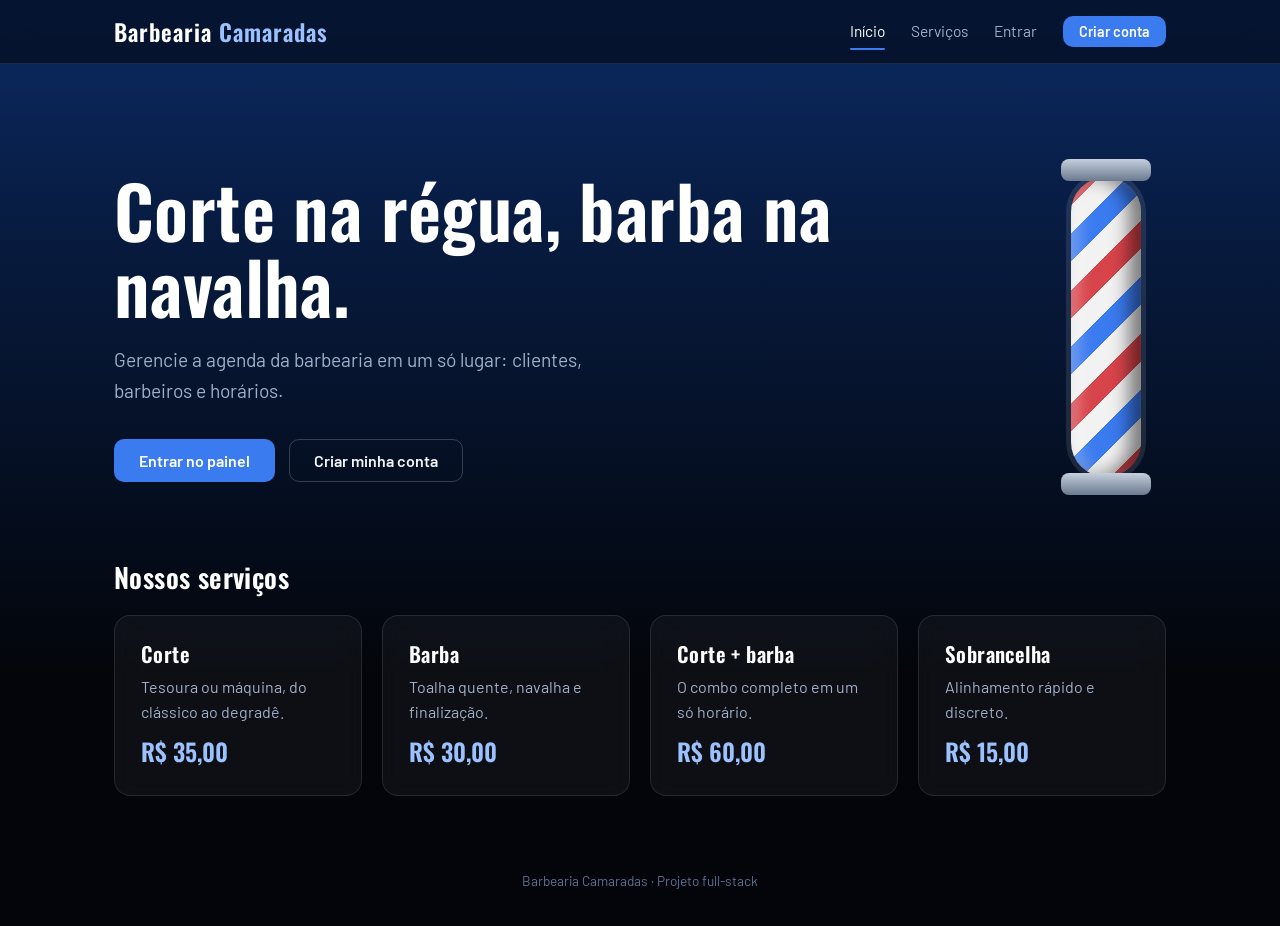
<file: index.html>
<!DOCTYPE html>
<html lang="pt-BR">
<head>
<meta charset="UTF-8">
<meta name="viewport" content="width=device-width, initial-scale=1">
<link rel="preconnect" href="https://fonts.googleapis.com">
<link href="https://fonts.googleapis.com/css2?family=Barlow:wght@400;600&family=Oswald:wght@500;600&display=swap" rel="stylesheet">
<link rel="stylesheet" href="style.css">
<script src="script.js" defer></script>
<title>Barbearia Camaradas | Início</title>
</head>
<body>
<header class="topo">
  <div class="topo-conteudo">
    <a class="marca" href="index.html">Barbearia <span>Camaradas</span></a>
    <nav aria-label="Principal">
      <a href="index.html">Início</a>
      <a href="#servicos">Serviços</a>
      <a href="login.html">Entrar</a>
      <a href="cadastro.html" class="btn btn-principal btn-pequeno">Criar conta</a>
    </nav>
  </div>
</header>

<main>
  <section class="hero">
    <div class="poste" aria-hidden="true"></div>
    <h1>Corte na régua, barba na navalha.</h1>
    <p>Gerencie a agenda da barbearia em um só lugar: clientes, barbeiros e horários.</p>
    <div class="hero-botoes">
      <a href="login.html" class="btn btn-principal">Entrar no painel</a>
      <a href="cadastro.html" class="btn btn-contorno">Criar minha conta</a>
    </div>
  </section>

  <section id="servicos">
    <h2 class="titulo-secao">Nossos serviços</h2>
    <div class="grade-servicos">
      <div class="caixa servico"><h3>Corte</h3><p>Tesoura ou máquina, do clássico ao degradê.</p><span class="preco">R$ 35,00</span></div>
      <div class="caixa servico"><h3>Barba</h3><p>Toalha quente, navalha e finalização.</p><span class="preco">R$ 30,00</span></div>
      <div class="caixa servico"><h3>Corte + barba</h3><p>O combo completo em um só horário.</p><span class="preco">R$ 60,00</span></div>
      <div class="caixa servico"><h3>Sobrancelha</h3><p>Alinhamento rápido e discreto.</p><span class="preco">R$ 15,00</span></div>
    </div>
  </section>
</main>

<footer class="rodape">Barbearia Camaradas · Projeto full-stack</footer>
</body>
</html>
</file>
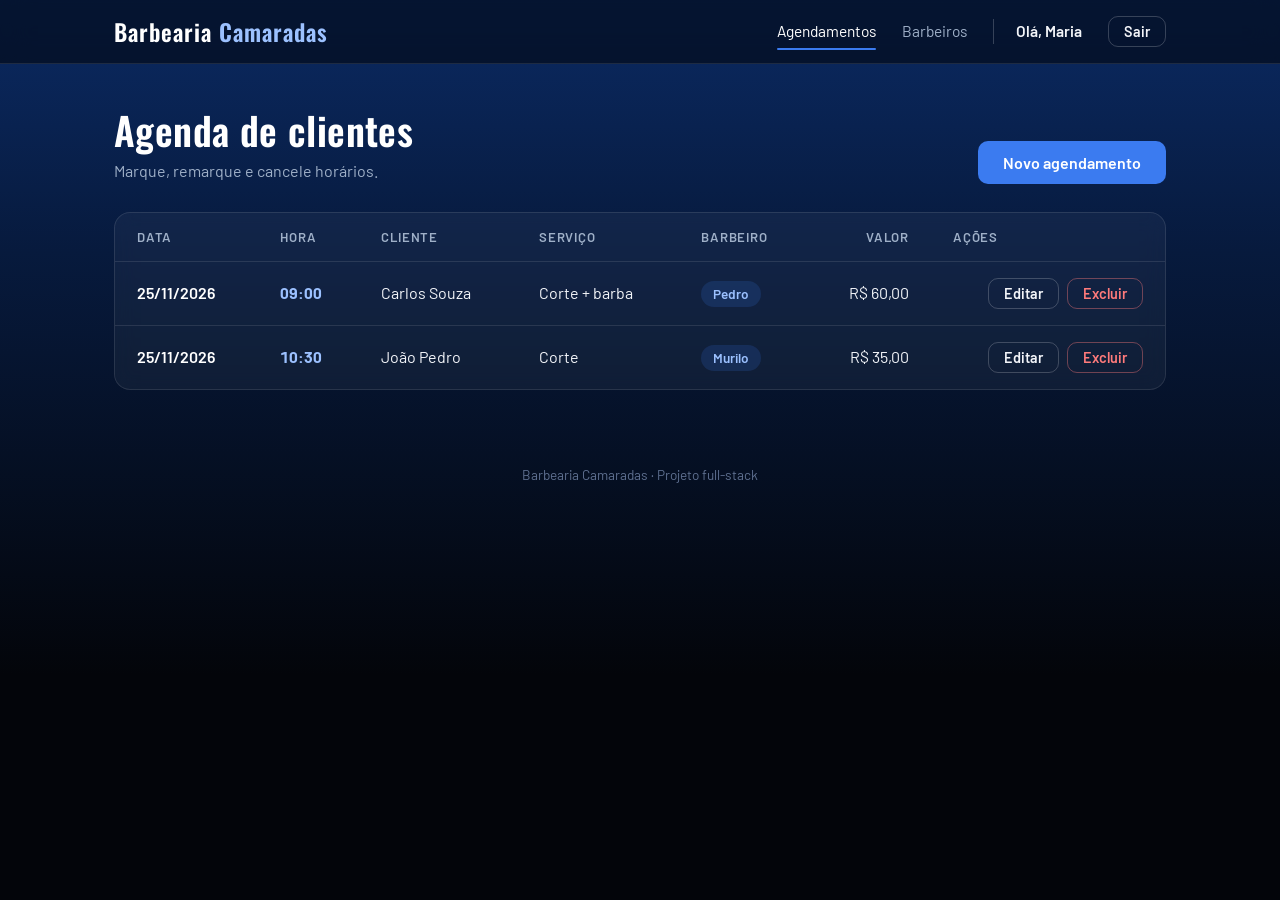
<file: agenda.html>
<!DOCTYPE html>
<html lang="pt-BR">
<head>
<meta charset="UTF-8">
<meta name="viewport" content="width=device-width, initial-scale=1">
<link rel="preconnect" href="https://fonts.googleapis.com">
<link href="https://fonts.googleapis.com/css2?family=Barlow:wght@400;600&family=Oswald:wght@500;600&display=swap" rel="stylesheet">
<link rel="stylesheet" href="style.css">
<script src="script.js" defer></script>
<title>Agendamentos | Barbearia Camaradas</title>
</head>
<body>
<header class="topo">
  <div class="topo-conteudo">
    <a class="marca" href="agenda.html">Barbearia <span>Camaradas</span></a>
    <nav aria-label="Principal">
      <a href="agenda.html">Agendamentos</a>
      <a href="barbeiros.html">Barbeiros</a>
      <span class="usuario">Olá, Maria</span>
      <a href="index.html" class="btn btn-contorno btn-pequeno">Sair</a>
    </nav>
  </div>
</header>
<main>
  <div class="cabecalho-pagina">
    <div>
      <h1>Agenda de clientes</h1>
      <p>Marque, remarque e cancele horários.</p>
    </div>
    <a href="agendamento-form.html" class="btn btn-principal">Novo agendamento</a>
  </div>

<div class="caixa tabela-rolagem">
    <table data-vazio="Nenhum agendamento por enquanto. Clique em &quot;Novo agendamento&quot; pra marcar o primeiro.">
      <thead>
        <tr>
          <th>Data</th>
          <th>Hora</th>
          <th>Cliente</th>
          <th>Serviço</th>
          <th>Barbeiro</th>
          <th class="num">Valor</th>
          <th>Ações</th>
        </tr>
      </thead>
      <tbody>
        <tr>
          <td>25/11/2026</td>
          <td class="hora">09:00</td>
          <td>Carlos Souza</td>
          <td>Corte + barba</td>
          <td><span class="etiqueta">Pedro</span></td>
          <td class="num">R$ 60,00</td>
          <td>
            <div class="acoes">
              <a href="agendamento-form.html" class="btn btn-contorno btn-pequeno">Editar</a>
              <a href="#" class="btn btn-perigo btn-pequeno" data-nome="o agendamento de Carlos Souza (25/11 às 09:00)">Excluir</a>
            </div>
          </td>
        </tr>
        <tr>
          <td>25/11/2026</td>
          <td class="hora">10:30</td>
          <td>João Pedro</td>
          <td>Corte</td>
          <td><span class="etiqueta">Murilo</span></td>
          <td class="num">R$ 35,00</td>
          <td>
            <div class="acoes">
              <a href="agendamento-form.html" class="btn btn-contorno btn-pequeno">Editar</a>
              <a href="#" class="btn btn-perigo btn-pequeno" data-nome="o agendamento de João Pedro (25/11 às 10:30)">Excluir</a>
            </div>
          </td>
        </tr>
      </tbody>
    </table>
    </div>
</main>
<footer class="rodape">Barbearia Camaradas · Projeto full-stack</footer>
</body>
</html>
</file>
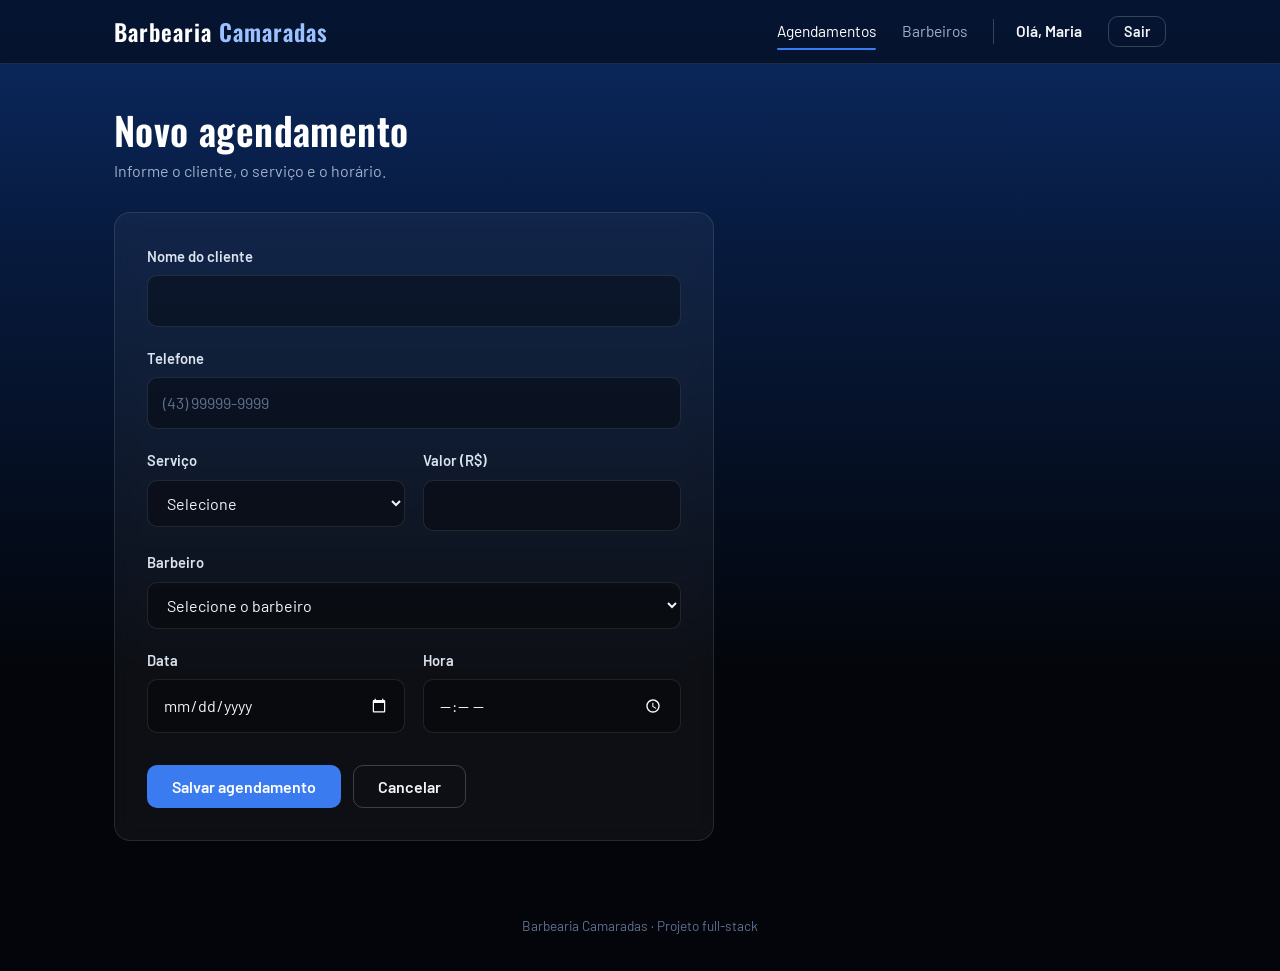
<file: agendamento-form.html>
<!DOCTYPE html>
<html lang="pt-BR">
<head>
<meta charset="UTF-8">
<meta name="viewport" content="width=device-width, initial-scale=1">
<link rel="preconnect" href="https://fonts.googleapis.com">
<link href="https://fonts.googleapis.com/css2?family=Barlow:wght@400;600&family=Oswald:wght@500;600&display=swap" rel="stylesheet">
<link rel="stylesheet" href="style.css">
<script src="script.js" defer></script>
<title>Agendamento | Barbearia Camaradas</title>
</head>
<body>
<header class="topo">
  <div class="topo-conteudo">
    <a class="marca" href="agenda.html">Barbearia <span>Camaradas</span></a>
    <nav aria-label="Principal">
      <a href="agenda.html">Agendamentos</a>
      <a href="barbeiros.html">Barbeiros</a>
      <span class="usuario">Olá, Maria</span>
      <a href="index.html" class="btn btn-contorno btn-pequeno">Sair</a>
    </nav>
  </div>
</header>
<main>
  <div class="cabecalho-pagina">
    <div>
      <h1>Novo agendamento</h1>
      <p>Informe o cliente, o serviço e o horário.</p>
    </div>
  </div>

  <div class="caixa form-caixa">
    <form action="agenda.html" method="get">
      <input type="hidden" name="id" value="">

      <div class="campo">
        <label for="cliente">Nome do cliente</label>
        <input type="text" id="cliente" name="cliente" required>
      </div>

      <div class="campo">
        <label for="telefone">Telefone</label>
        <input type="tel" id="telefone" name="telefone" placeholder="(43) 99999-9999" required>
      </div>

      <div class="linha-2">
        <div class="campo">
          <label for="servico">Serviço</label>
          <select id="servico" name="servico" required>
            <option value="">Selecione</option>
            <option>Corte</option>
            <option>Barba</option>
            <option>Corte + barba</option>
            <option>Sobrancelha</option>
          </select>
        </div>
        <div class="campo">
          <label for="valor">Valor (R$)</label>
          <input type="number" id="valor" name="valor" min="0" step="0.01" required>
        </div>
      </div>

      <div class="campo">
        <label for="barbeiro_id">Barbeiro</label>
        <select id="barbeiro_id" name="barbeiro_id" required>
          <option value="">Selecione o barbeiro</option>
          <option value="1">Murilo (degradê)</option>
          <option value="2">Bryan (social)</option>
          <option value="3">Pedro (barba e bigode)</option>
        </select>
      </div>

      <div class="linha-2">
        <div class="campo">
          <label for="data">Data</label>
          <input type="date" id="data" name="data" required>
        </div>
        <div class="campo">
          <label for="hora">Hora</label>
          <input type="time" id="hora" name="hora" required>
        </div>
      </div>

      <div class="form-botoes">
        <button type="submit" class="btn btn-principal">Salvar agendamento</button>
        <a href="agenda.html" class="btn btn-contorno">Cancelar</a>
      </div>
    </form>
  </div>
</main>
<footer class="rodape">Barbearia Camaradas · Projeto full-stack</footer>
</body>
</html>
</file>
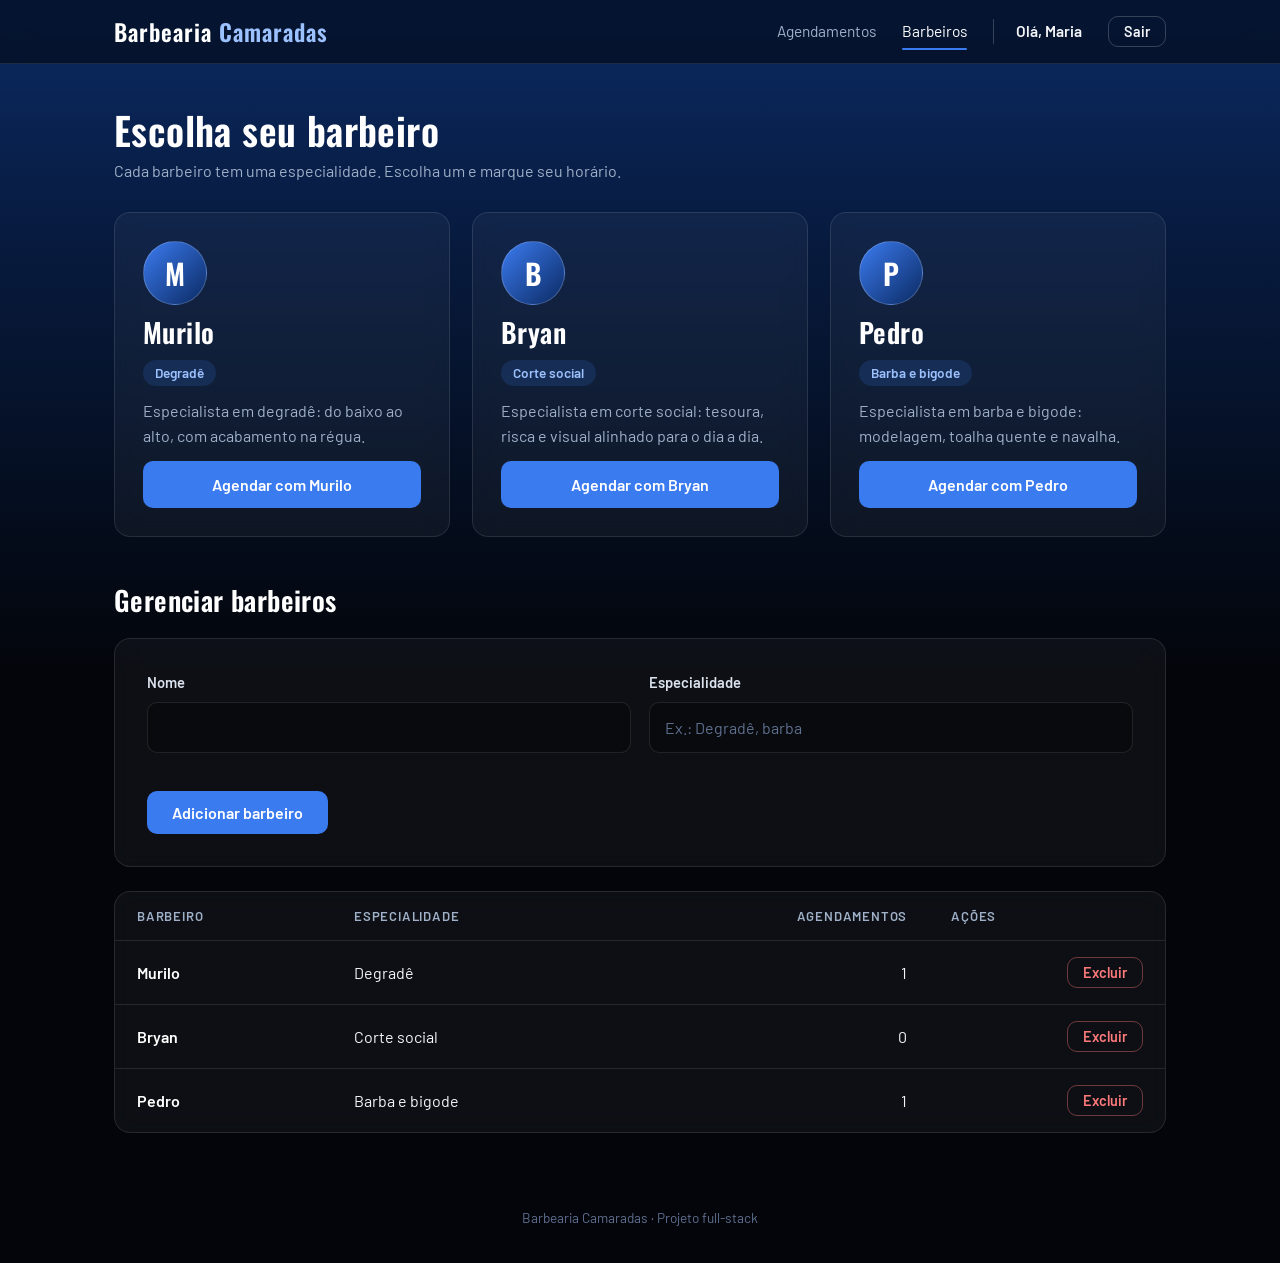
<file: barbeiros.html>
<!DOCTYPE html>
<html lang="pt-BR">
<head>
<meta charset="UTF-8">
<meta name="viewport" content="width=device-width, initial-scale=1">
<link rel="preconnect" href="https://fonts.googleapis.com">
<link href="https://fonts.googleapis.com/css2?family=Barlow:wght@400;600&family=Oswald:wght@500;600&display=swap" rel="stylesheet">
<link rel="stylesheet" href="style.css">
<script src="script.js" defer></script>
<title>Barbeiros | Barbearia Camaradas</title>
</head>
<body>
<header class="topo">
  <div class="topo-conteudo">
    <a class="marca" href="agenda.html">Barbearia <span>Camaradas</span></a>
    <nav aria-label="Principal">
      <a href="agenda.html">Agendamentos</a>
      <a href="barbeiros.html">Barbeiros</a>
      <span class="usuario">Olá, Maria</span>
      <a href="index.html" class="btn btn-contorno btn-pequeno">Sair</a>
    </nav>
  </div>
</header>
<main>
  <div class="cabecalho-pagina">
    <div>
      <h1>Escolha seu barbeiro</h1>
      <p>Cada barbeiro tem uma especialidade. Escolha um e marque seu horário.</p>
    </div>
  </div>

  <div class="grade-barbeiros">
    <article class="caixa barbeiro-card">
      <div class="avatar" aria-hidden="true">M</div>
      <h2>Murilo</h2>
      <span class="etiqueta">Degradê</span>
      <p>Especialista em degradê: do baixo ao alto, com acabamento na régua.</p>
      <a href="agendamento-form.html?barbeiro_id=1" class="btn btn-principal btn-bloco">Agendar com Murilo</a>
    </article>

    <article class="caixa barbeiro-card">
      <div class="avatar" aria-hidden="true">B</div>
      <h2>Bryan</h2>
      <span class="etiqueta">Corte social</span>
      <p>Especialista em corte social: tesoura, risca e visual alinhado para o dia a dia.</p>
      <a href="agendamento-form.html?barbeiro_id=2" class="btn btn-principal btn-bloco">Agendar com Bryan</a>
    </article>

    <article class="caixa barbeiro-card">
      <div class="avatar" aria-hidden="true">P</div>
      <h2>Pedro</h2>
      <span class="etiqueta">Barba e bigode</span>
      <p>Especialista em barba e bigode: modelagem, toalha quente e navalha.</p>
      <a href="agendamento-form.html?barbeiro_id=3" class="btn btn-principal btn-bloco">Agendar com Pedro</a>
    </article>
  </div>

  <h2 class="titulo-secao">Gerenciar barbeiros</h2>

  <div class="caixa form-caixa" style="margin-bottom:24px;max-width:none">
    <form action="barbeiros.html" method="get" class="linha-2">
      <div class="campo">
        <label for="nome_barbeiro">Nome</label>
        <input type="text" id="nome_barbeiro" name="nome" required>
      </div>
      <div class="campo">
        <label for="especialidade">Especialidade</label>
        <input type="text" id="especialidade" name="especialidade" placeholder="Ex.: Degradê, barba">
      </div>
      <div><button type="submit" class="btn btn-principal">Adicionar barbeiro</button></div>
    </form>
  </div>

  <div class="caixa tabela-rolagem">
    <table data-vazio="Nenhum barbeiro cadastrado ainda.">
      <thead><tr><th>Barbeiro</th><th>Especialidade</th><th class="num">Agendamentos</th><th>Ações</th></tr></thead>
      <tbody>
        <tr>
          <td>Murilo</td><td>Degradê</td><td class="num">1</td>
          <td><div class="acoes"><a href="#" class="btn btn-perigo btn-pequeno" data-nome="Murilo" data-agendamentos="1">Excluir</a></div></td>
        </tr>
        <tr>
          <td>Bryan</td><td>Corte social</td><td class="num">0</td>
          <td><div class="acoes"><a href="#" class="btn btn-perigo btn-pequeno" data-nome="Bryan" data-agendamentos="0">Excluir</a></div></td>
        </tr>
        <tr>
          <td>Pedro</td><td>Barba e bigode</td><td class="num">1</td>
          <td><div class="acoes"><a href="#" class="btn btn-perigo btn-pequeno" data-nome="Pedro" data-agendamentos="1">Excluir</a></div></td>
        </tr>
      </tbody>
    </table>
  </div>
</main>
<footer class="rodape">Barbearia Camaradas · Projeto full-stack</footer>
</body>
</html>
</file>
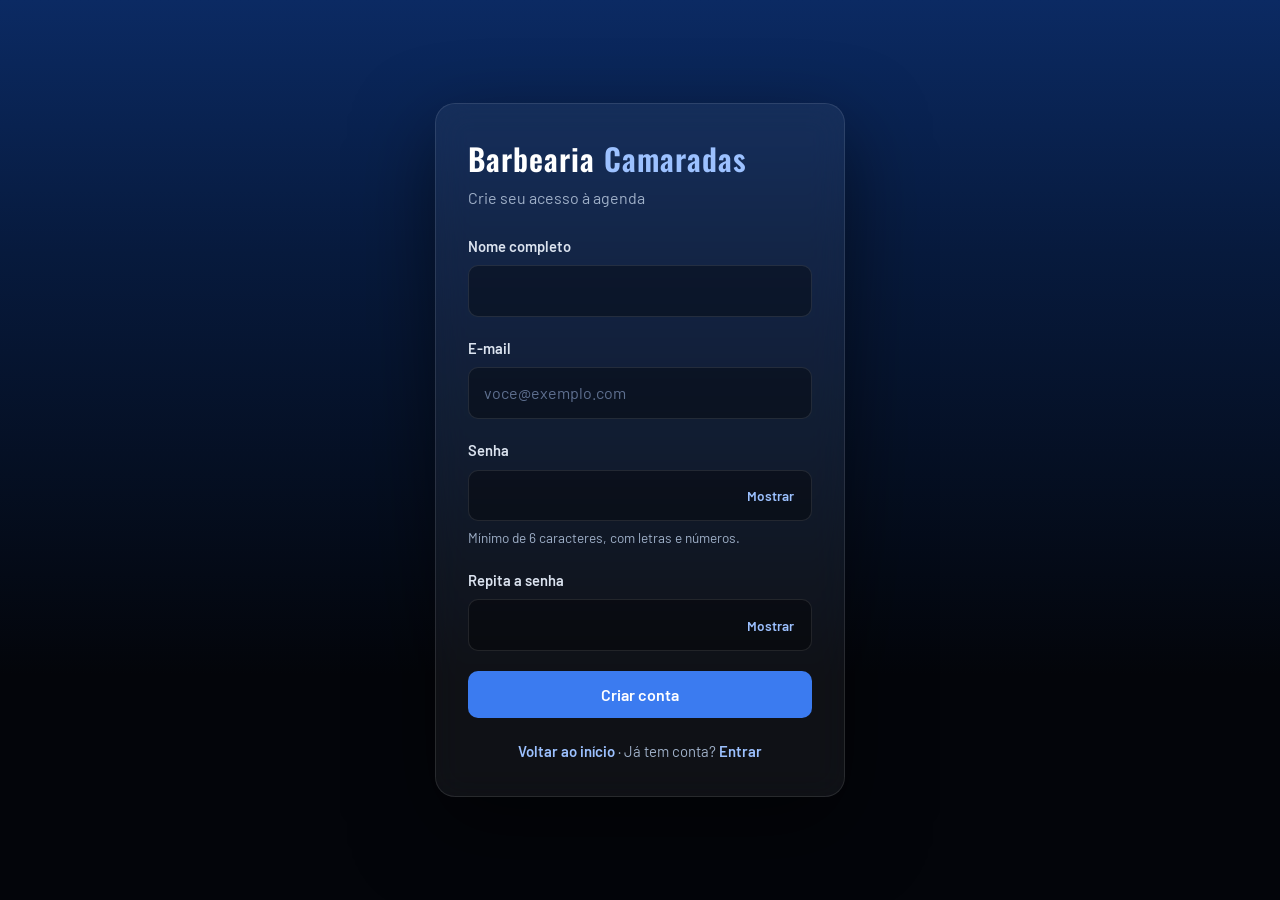
<file: cadastro.html>
<!DOCTYPE html>
<html lang="pt-BR">
<head>
<meta charset="UTF-8">
<meta name="viewport" content="width=device-width, initial-scale=1">
<link rel="preconnect" href="https://fonts.googleapis.com">
<link href="https://fonts.googleapis.com/css2?family=Barlow:wght@400;600&family=Oswald:wght@500;600&display=swap" rel="stylesheet">
<link rel="stylesheet" href="style.css">
<script src="script.js" defer></script>
<title>Criar conta | Barbearia Camaradas</title>
</head>
<body class="pagina-acesso">
  <div class="cartao-acesso">
    <header>
      <div class="marca">Barbearia <span>Camaradas</span></div>
      <p>Crie seu acesso à agenda</p>
    </header>
    <div class="corpo">

      <form action="login.html" method="get">
        <div class="campo">
          <label for="nome">Nome completo</label>
          <input type="text" id="nome" name="nome" required>
        </div>
        <div class="campo">
          <label for="email">E-mail</label>
          <input type="email" id="email" name="email" required autocomplete="email" placeholder="voce@exemplo.com">
        </div>
        <div class="campo">
          <label for="senha">Senha</label>
          <input type="password" id="senha" name="senha" minlength="6" required autocomplete="new-password">
          <p class="dica">Mínimo de 6 caracteres, com letras e números.</p>
        </div>
        <div class="campo">
          <label for="confirma">Repita a senha</label>
          <input type="password" id="confirma" name="confirma" minlength="6" required autocomplete="new-password">
        </div>
        <button type="submit" class="btn btn-principal btn-bloco">Criar conta</button>
      </form>
      <p class="rodape-acesso"><a href="index.html">Voltar ao início</a> · Já tem conta? <a href="login.html">Entrar</a></p>
    </div>
  </div>
</body>
</html>
</file>
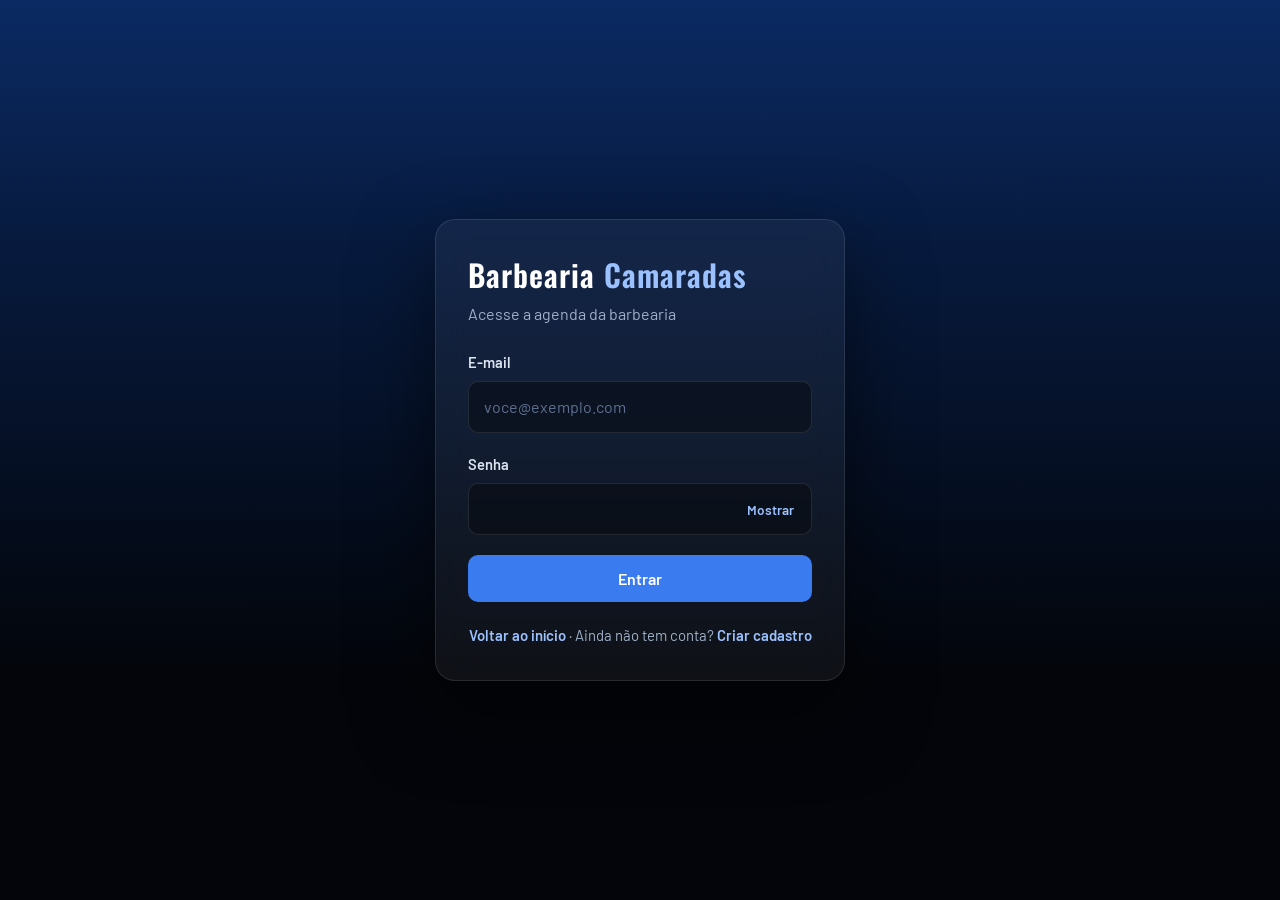
<file: login.html>
<!DOCTYPE html>
<html lang="pt-BR">
<head>
<meta charset="UTF-8">
<meta name="viewport" content="width=device-width, initial-scale=1">
<link rel="preconnect" href="https://fonts.googleapis.com">
<link href="https://fonts.googleapis.com/css2?family=Barlow:wght@400;600&family=Oswald:wght@500;600&display=swap" rel="stylesheet">
<link rel="stylesheet" href="style.css">
<script src="script.js" defer></script>
<title>Entrar | Barbearia Camaradas</title>
</head>
<body class="pagina-acesso">
  <div class="cartao-acesso">
    <header>
      <div class="marca">Barbearia <span>Camaradas</span></div>
      <p>Acesse a agenda da barbearia</p>
    </header>
    <div class="corpo">

      <form action="agenda.html" method="get">
        <div class="campo">
          <label for="email">E-mail</label>
          <input type="email" id="email" name="email" required autocomplete="email" placeholder="voce@exemplo.com">
        </div>
        <div class="campo">
          <label for="senha">Senha</label>
          <input type="password" id="senha" name="senha" required autocomplete="current-password">
        </div>
        <button type="submit" class="btn btn-principal btn-bloco">Entrar</button>
      </form>
      <p class="rodape-acesso"><a href="index.html">Voltar ao início</a> · Ainda não tem conta? <a href="cadastro.html">Criar cadastro</a></p>
    </div>
  </div>
</body>
</html>
</file>
<file: style.css>
:root{
  --preto:#03050a; --azul-fundo:#0b2a63;
  --vidro:rgba(255,255,255,.045); --vidro-2:rgba(255,255,255,.075);
  --linha:rgba(255,255,255,.10); --linha-forte:rgba(255,255,255,.2);
  --texto:#f3f5f9; --suave:#9fb0c8; --apagado:#5f7090;
  --azul:#3b7bf0; --azul-esc:#2a62cc; --azul-claro:#9cc1ff;
  --vermelho:#d8444b; --ok:#3fb27f; --erro:#ff7b7b;
  --raio:10px; --raio-g:16px;
  --titulo:'Oswald','Barlow Condensed',Impact,Arial,sans-serif;
  --corpo:'Barlow',system-ui,'Segoe UI',Arial,sans-serif;
}
*{box-sizing:border-box;margin:0}
html{color-scheme:dark;scroll-behavior:smooth}
body{font-family:var(--corpo);color:var(--texto);line-height:1.6;min-height:100vh;
  background:linear-gradient(180deg,var(--azul-fundo) 0%,#071a3d 28%,var(--preto) 75%) no-repeat,var(--preto);
  background-attachment:fixed}
h1,h2,h3{font-family:var(--titulo);font-weight:600;line-height:1.15;letter-spacing:.4px}
a{color:inherit}
::selection{background:var(--azul);color:#fff}
:focus-visible{outline:2px solid var(--azul-claro);outline-offset:3px;border-radius:4px}

/* Cabeçalho */
.topo{background:rgba(3,5,10,.55);backdrop-filter:blur(14px);position:sticky;top:0;z-index:20;border-bottom:1px solid var(--linha)}
.topo-conteudo{max-width:1100px;margin:auto;padding:14px 24px;display:flex;align-items:center;justify-content:space-between;gap:16px;flex-wrap:wrap}
.marca{font:600 1.45rem var(--titulo);text-decoration:none;letter-spacing:1px;color:#fff}
.marca span{color:var(--azul-claro)}
.topo nav{display:flex;align-items:center;gap:26px;font-size:.97rem}
.topo nav a:not(.btn){text-decoration:none;color:var(--suave);transition:color .2s}
.topo nav a:not(.btn):hover{color:#fff}
.usuario{color:var(--texto);font-weight:600;padding-left:22px;border-left:1px solid var(--linha-forte)}

/* Layout */
main{max-width:1100px;margin:44px auto 20px;padding:0 24px}
.cabecalho-pagina{display:flex;justify-content:space-between;align-items:flex-end;gap:16px;flex-wrap:wrap;margin-bottom:28px}
.cabecalho-pagina h1{font-size:2.4rem;color:#fff}
.cabecalho-pagina p{color:var(--suave);margin-top:6px}

/* Botões */
.btn{display:inline-block;padding:11px 24px;border:1px solid transparent;border-radius:var(--raio);font:600 1rem var(--corpo);cursor:pointer;text-decoration:none;text-align:center;transition:background .2s,border-color .2s,color .2s,transform .15s}
.btn:active{transform:translateY(1px)}
.btn-principal{background:var(--azul);color:#fff}
.btn-principal:hover{background:#5a92f5}
.btn-contorno{background:transparent;border-color:var(--linha-forte);color:var(--texto)}
.btn-contorno:hover{background:var(--vidro-2);border-color:var(--azul-claro)}
.btn-perigo{background:transparent;border-color:rgba(255,123,123,.4);color:var(--erro)}
.btn-perigo:hover{background:var(--erro);border-color:var(--erro);color:#1a0b0c}
.btn-pequeno{padding:6px 15px;font-size:.9rem}
.btn-bloco{width:100%;padding:13px}

/* Caixas e tabela */
.caixa{background:var(--vidro);border:1px solid var(--linha);border-radius:var(--raio-g);backdrop-filter:blur(10px)}
.tabela-rolagem{overflow-x:auto}
table{width:100%;border-collapse:collapse;min-width:700px}
th,td{padding:16px 22px;text-align:left;border-bottom:1px solid var(--linha)}
th{color:var(--suave);font:600 .82rem var(--corpo);letter-spacing:.8px;text-transform:uppercase}
td:first-child{font-weight:600;color:#fff}
tbody tr{transition:background .2s}
tbody tr:hover{background:var(--vidro)}
tbody tr:last-child td{border-bottom:0}
td.num,th.num{text-align:right}
.acoes{display:flex;gap:8px;justify-content:flex-end}
.etiqueta{display:inline-block;padding:2px 12px;border-radius:99px;background:rgba(59,123,240,.16);color:var(--azul-claro);font-size:.85rem;font-weight:600}
.hora{font-weight:700;color:var(--azul-claro);font-variant-numeric:tabular-nums}
.vazio{padding:48px;text-align:center;color:var(--suave)}

/* Formulários */
.form-caixa{padding:32px;max-width:600px}
.campo{margin-bottom:20px}
label{display:block;font-weight:600;margin-bottom:7px;color:#dbe3ef;font-size:.92rem}
input,select{width:100%;padding:12px 15px;border:1px solid var(--linha);border-radius:var(--raio);font:inherit;background:rgba(0,0,0,.35);color:var(--texto);transition:border-color .2s,box-shadow .2s}
input::placeholder{color:var(--apagado)}
input:hover,select:hover{border-color:var(--linha-forte)}
input:focus,select:focus{outline:none;border-color:var(--azul);box-shadow:0 0 0 3px rgba(59,123,240,.3)}
option{background:#0a1226;color:var(--texto)}
.dica{font-size:.85rem;color:var(--suave);margin-top:6px}
.linha-2{display:grid;grid-template-columns:1fr 1fr;gap:18px}
.form-botoes{display:flex;gap:12px;margin-top:12px}

/* Mensagens */
.aviso{padding:13px 18px;border-radius:var(--raio);margin-bottom:22px;border:1px solid}
.aviso-erro{background:rgba(255,123,123,.09);border-color:rgba(255,123,123,.5);color:#ffc4c4}
.aviso-ok{background:rgba(63,178,127,.09);border-color:rgba(63,178,127,.5);color:#b0ebd0}

/* Login e cadastro */
.pagina-acesso{min-height:100vh;display:grid;place-items:center;padding:24px}
.cartao-acesso{background:rgba(255,255,255,.05);backdrop-filter:blur(16px);width:100%;max-width:410px;border:1px solid var(--linha);border-radius:20px;overflow:hidden;box-shadow:0 30px 80px rgba(0,0,0,.5)}
.cartao-acesso header{padding:32px 32px 0}
.cartao-acesso header .marca{font-size:1.9rem}
.cartao-acesso header p{color:var(--suave);margin-top:4px}
.cartao-acesso .corpo{padding:24px 32px 32px}
.rodape-acesso{text-align:center;margin-top:22px;font-size:.93rem;color:var(--suave)}
.rodape-acesso a{color:var(--azul-claro);font-weight:600;text-decoration:none}
.rodape-acesso a:hover{text-decoration:underline}

/* Página inicial */
.hero{display:grid;grid-template-columns:1fr 120px;column-gap:60px;align-items:center;padding:64px 0 80px}
.hero>*{grid-column:1}
.hero h1{font-size:clamp(2.6rem,6.5vw,4.5rem);color:#fff;line-height:1.05}
.hero p{font-size:1.2rem;color:var(--suave);margin:22px 0 32px;max-width:520px}
.hero-botoes{display:flex;gap:14px;flex-wrap:wrap}
.poste{grid-column:2;grid-row:1 / span 3;justify-self:center;width:70px;height:300px;border-radius:35px;position:relative;
  background:repeating-linear-gradient(135deg,var(--vermelho) 0 20px,#f2f2f2 20px 40px,var(--azul) 40px 60px,#f2f2f2 60px 80px);
  background-size:100% 113px;animation:gira 3.5s linear infinite;
  box-shadow:inset 10px 0 14px rgba(255,255,255,.25),inset -12px 0 18px rgba(0,0,0,.5),0 0 0 5px rgba(255,255,255,.1)}
.poste::before,.poste::after{content:"";position:absolute;left:50%;transform:translateX(-50%);width:90px;height:22px;border-radius:8px;background:linear-gradient(180deg,#c5cfdd,#6b7a90)}
.poste::before{top:-18px}
.poste::after{bottom:-18px}
@keyframes gira{to{background-position:0 113px}}

.titulo-secao{font-size:1.7rem;color:#fff;margin-bottom:22px}
.grade-servicos{display:grid;grid-template-columns:repeat(auto-fit,minmax(230px,1fr));gap:20px;margin-bottom:34px}
.servico{padding:26px;display:flex;flex-direction:column;gap:8px;transition:transform .25s,border-color .25s,background .25s}
.servico:hover{transform:translateY(-4px);border-color:var(--azul);background:var(--vidro-2)}
.servico h3{color:#fff;font-size:1.3rem}
.servico p{color:var(--suave);flex:1}
.preco{font:600 1.5rem var(--titulo);color:var(--azul-claro)}

/* Escolha de barbeiro */
.grade-barbeiros{display:grid;grid-template-columns:repeat(auto-fit,minmax(250px,1fr));gap:22px;margin-bottom:48px}
.barbeiro-card{padding:28px;display:flex;flex-direction:column;align-items:flex-start;gap:12px;transition:transform .25s,border-color .25s,background .25s}
.barbeiro-card:hover{transform:translateY(-4px);border-color:var(--azul);background:var(--vidro-2)}
.barbeiro-card h2{font-size:1.7rem;color:#fff}
.barbeiro-card p{color:var(--suave);flex:1}
.avatar{width:64px;height:64px;border-radius:50%;display:grid;place-items:center;font:600 1.8rem var(--titulo);color:#fff;background:linear-gradient(135deg,var(--azul),#0b2a63);border:1px solid var(--linha-forte)}

footer.rodape{text-align:center;color:var(--apagado);font-size:.85rem;padding:34px;margin-top:40px}

@media (max-width:760px){
  .hero{grid-template-columns:1fr;padding:36px 0 54px}
  .poste{display:none}
}
@media (max-width:640px){
  .linha-2{grid-template-columns:1fr}
  .cabecalho-pagina h1{font-size:1.9rem}
  .form-botoes{flex-direction:column}
  .usuario{border:0;padding:0}
  .topo nav{gap:16px}
  .form-caixa,.cartao-acesso .corpo{padding:24px}
}
@media (prefers-reduced-motion:reduce){*{transition:none!important;animation:none!important}html{scroll-behavior:auto}}

input.tocado:invalid:not(:focus),select.tocado:invalid:not(:focus){border-color:rgba(255,123,123,.6)}


.topo nav a.ativo{color:#fff;position:relative}
.topo nav a.ativo::after{content:"";position:absolute;left:0;right:0;bottom:-6px;height:2px;border-radius:2px;background:var(--azul)}
.aviso{transition:opacity .4s,transform .4s}
.aviso-saindo{opacity:0;transform:translateY(-6px)}
.campo-senha{position:relative}
.campo-senha input{padding-right:92px}
.mostrar-senha{position:absolute;right:8px;top:50%;transform:translateY(-50%);background:none;border:0;border-radius:6px;padding:6px 10px;color:var(--azul-claro);font:600 .85rem var(--corpo);cursor:pointer}
.mostrar-senha:hover{background:var(--vidro-2)}
.campo-atualizado{animation:pisca .7s ease}
@keyframes pisca{from{border-color:var(--azul);box-shadow:0 0 0 4px rgba(59,123,240,.45)}}
.btn:disabled{opacity:.6;cursor:wait}
td.vazio{text-align:center;color:var(--suave);font-weight:400;padding:48px}
.saindo{opacity:0;transform:translateX(18px);transition:opacity .3s,transform .3s}
.modal-fundo{position:fixed;inset:0;z-index:50;display:grid;place-items:center;padding:24px;background:rgba(3,5,10,.72);backdrop-filter:blur(4px);animation:aparece .2s ease}
.modal-fundo[hidden]{display:none}
.modal{width:100%;max-width:420px;padding:28px;background:#0a1430;box-shadow:0 30px 80px rgba(0,0,0,.6);animation:sobe .25s ease}
.modal h2{font-size:1.5rem;color:#fff;margin-bottom:10px}
.modal p{color:var(--suave)}
.modal .form-botoes{justify-content:flex-end;margin-top:24px}
.modal [hidden]{display:none}
@keyframes aparece{from{opacity:0}}
@keyframes sobe{from{opacity:0;transform:translateY(14px) scale(.98)}}
.revelar{opacity:0;transform:translateY(18px);transition:opacity .55s ease var(--atraso,0ms),transform .55s ease var(--atraso,0ms)}
.revelar.visivel{opacity:1;transform:none}
</file>
